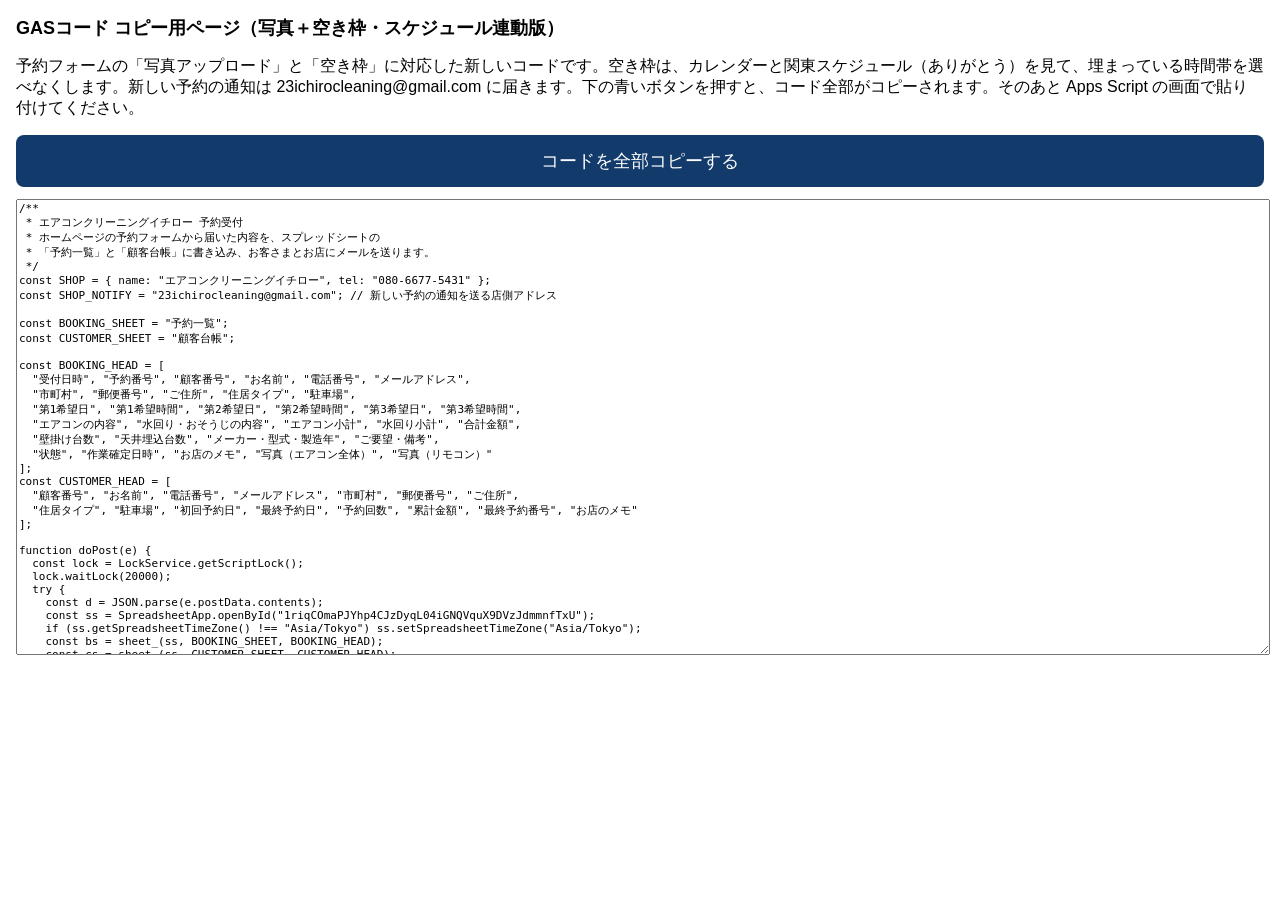
<file: gas-copy.html>
<!DOCTYPE html>
<html lang="ja"><head><meta charset="utf-8">
<meta name="viewport" content="width=device-width, initial-scale=1">
<title>GASコード（コピー用）</title>
<style>body{font-family:sans-serif;margin:16px}button{font-size:18px;padding:14px 20px;width:100%;background:#123a6b;color:#fff;border:0;border-radius:8px}textarea{width:100%;height:50vh;margin-top:12px;font-size:11px}</style>
</head><body>
<h1 style="font-size:18px">GASコード コピー用ページ（写真＋空き枠・スケジュール連動版）</h1>
<p>予約フォームの「写真アップロード」と「空き枠」に対応した新しいコードです。空き枠は、カレンダーと関東スケジュール（ありがとう）を見て、埋まっている時間帯を選べなくします。新しい予約の通知は 23ichirocleaning@gmail.com に届きます。下の青いボタンを押すと、コード全部がコピーされます。そのあと Apps Script の画面で貼り付けてください。</p>
<button id="b">コードを全部コピーする</button>
<textarea id="t" readonly>/**
 * エアコンクリーニングイチロー 予約受付
 * ホームページの予約フォームから届いた内容を、スプレッドシートの
 * 「予約一覧」と「顧客台帳」に書き込み、お客さまとお店にメールを送ります。
 */
const SHOP = { name: &quot;エアコンクリーニングイチロー&quot;, tel: &quot;080-6677-5431&quot; };
const SHOP_NOTIFY = &quot;23ichirocleaning@gmail.com&quot;; // 新しい予約の通知を送る店側アドレス

const BOOKING_SHEET = &quot;予約一覧&quot;;
const CUSTOMER_SHEET = &quot;顧客台帳&quot;;

const BOOKING_HEAD = [
  &quot;受付日時&quot;, &quot;予約番号&quot;, &quot;顧客番号&quot;, &quot;お名前&quot;, &quot;電話番号&quot;, &quot;メールアドレス&quot;,
  &quot;市町村&quot;, &quot;郵便番号&quot;, &quot;ご住所&quot;, &quot;住居タイプ&quot;, &quot;駐車場&quot;,
  &quot;第1希望日&quot;, &quot;第1希望時間&quot;, &quot;第2希望日&quot;, &quot;第2希望時間&quot;, &quot;第3希望日&quot;, &quot;第3希望時間&quot;,
  &quot;エアコンの内容&quot;, &quot;水回り・おそうじの内容&quot;, &quot;エアコン小計&quot;, &quot;水回り小計&quot;, &quot;合計金額&quot;,
  &quot;壁掛け台数&quot;, &quot;天井埋込台数&quot;, &quot;メーカー・型式・製造年&quot;, &quot;ご要望・備考&quot;,
  &quot;状態&quot;, &quot;作業確定日時&quot;, &quot;お店のメモ&quot;, &quot;写真（エアコン全体）&quot;, &quot;写真（リモコン）&quot;
];
const CUSTOMER_HEAD = [
  &quot;顧客番号&quot;, &quot;お名前&quot;, &quot;電話番号&quot;, &quot;メールアドレス&quot;, &quot;市町村&quot;, &quot;郵便番号&quot;, &quot;ご住所&quot;,
  &quot;住居タイプ&quot;, &quot;駐車場&quot;, &quot;初回予約日&quot;, &quot;最終予約日&quot;, &quot;予約回数&quot;, &quot;累計金額&quot;, &quot;最終予約番号&quot;, &quot;お店のメモ&quot;
];

function doPost(e) {
  const lock = LockService.getScriptLock();
  lock.waitLock(20000);
  try {
    const d = JSON.parse(e.postData.contents);
    const ss = SpreadsheetApp.openById(&quot;1riqCOmaPJYhp4CJzDyqL04iGNQVquX9DVzJdmmnfTxU&quot;);
    if (ss.getSpreadsheetTimeZone() !== &quot;Asia/Tokyo&quot;) ss.setSpreadsheetTimeZone(&quot;Asia/Tokyo&quot;);
    const bs = sheet_(ss, BOOKING_SHEET, BOOKING_HEAD);
    const cs = sheet_(ss, CUSTOMER_SHEET, CUSTOMER_HEAD);
    const now = new Date();
    const id = bookingId_(bs, now);
    const total = Number(d.total) || 0;
    const customerId = upsertCustomer_(cs, d, now, id, total);

    bs.appendRow([
      now, id, customerId, d.name, &quot;&#x27;&quot; + (d.phone || &quot;&quot;), d.email,
      d.city, &quot;&#x27;&quot; + (d.zip || &quot;&quot;), d.address, d.housing, d.parking,
      d.date1, d.time1, d.date2, d.time2, d.date3, d.time3,
      d.aircon_items || &quot;&quot;, d.house_items || &quot;&quot;,
      Number(d.aircon_total) || 0, Number(d.house_total) || 0, total,
      Number(d.wall_units) || 0, Number(d.ceiling_units) || 0, d.model || &quot;&quot;, d.note || &quot;&quot;,
      &quot;未確認&quot;, &quot;&quot;, &quot;&quot;, &quot;&quot;, &quot;&quot;
    ]);

    // 写真が届いていたらドライブに保存し、台帳にリンクを書く（失敗しても予約は受け付ける）
    const photos = savePhotos_(d, id);
    if (photos.unit || photos.remote) {
      bs.getRange(bs.getLastRow(), BOOKING_HEAD.length - 1, 1, 2).setValues([[photos.unit, photos.remote]]);
    }

    mailCustomer_(d, id);
    mailShop_(d, id, customerId, ss.getUrl(), photos);
    return json_({ ok: true, id: id, customer: customerId });
  } catch (err) {
    return json_({ ok: false, error: String(err &amp;&amp; err.message || err) });
  } finally {
    lock.releaseLock();
  }
}

function doGet(e) {
  if (e &amp;&amp; e.parameter &amp;&amp; e.parameter.mode === &quot;slots&quot;) return json_(slots_());
  return json_({ ok: true, message: SHOP.name + &quot; 予約受付は動いています&quot; });
}

/** 1日の時間枠（予約フォームの時間帯と対応） */
const SLOT_DEFS = [
  { start: 9, end: 12 }, { start: 12, end: 15 }, { start: 15, end: 18 }, { start: 18, end: 21 }
];

/** 関東スケジュール（ありがとう）のスプレッドシート */
const KANTO_SS_ID = &quot;1M0gQ28ecyVs0y6WyTZguKBg1TZ6F0OjW5Jfa67Tbxms&quot;;
/** 関東スケジュールの枠の列（①J・②K・③L・④N）のインデックス */
const KANTO_FRAME_COLS = [9, 10, 11, 13];
/** クローズを表す赤（#ea4335） */
const KANTO_RED = &quot;#ea4335&quot;;

/**
 * 空き枠を返す（締切は前日21時〜60日後）。判定は2つを組み合わせる。
 * 1. Googleカレンダー：時間の入った予定が重なる枠は閉じる。
 *    仕事（バナナ色）の2時間以上の予定が同じ日に2つ以上ある日は
 *    「1日2件まで」で丸ごと閉じる（数えるのは仕事の予定だけ）。
 *    終日予定が入っている日は丸ごと閉じる（ちえさんの日・脱毛の日・たくんちの日など）。
 * 2. 関東スケジュール（ありがとう）の青木の行：赤い枠は閉じる。
 *    案件名（「様」「￥」を含む文字）が入った枠も閉じる。
 *    色が付いていても文字がなければ空きとして扱う（白・「ありがとうHP案件のみ」は空き）。
 *    青木の行がない日は、シート側では閉じない（カレンダーだけで判定）。
 * 外に出すのは「閉まっているかどうか」だけで、予定や案件の名前・内容は出さない。
 * 結果は10分キャッシュする（シートが大きいので毎回は読まない）。
 */
function slots_() {
  const cache = CacheService.getScriptCache();
  const hit = cache.get(&quot;slots_v5&quot;);
  if (hit) return JSON.parse(hit);
  const DAY = 86400000, HOUR = 3600000;
  const jst0 = Math.floor((Date.now() + 9 * HOUR) / DAY) * DAY - 9 * HOUR; // 今日0時（日本時間）
  const START = Number(Utilities.formatDate(new Date(), &quot;Asia/Tokyo&quot;, &quot;H&quot;)) &gt;= 21 ? 2 : 1; // 締切は前日21時
  const cal = CalendarApp.getCalendarById(&quot;29keiichi@gmail.com&quot;);
  const all = cal.getEvents(new Date(jst0 + START * DAY), new Date(jst0 + 61 * DAY));
  const events = all.filter(ev =&gt; !ev.isAllDayEvent());
  // 終日予定が入っている日（複数日にまたがる場合は全日）
  const allDayClose = {};
  all.filter(ev =&gt; ev.isAllDayEvent())
    .forEach(ev =&gt; {
      let t = Math.max(ev.getStartTime().getTime(), jst0 + START * DAY);
      const end = Math.min(ev.getEndTime().getTime(), jst0 + 61 * DAY);
      while (t &lt; end) {
        allDayClose[Utilities.formatDate(new Date(t), &quot;Asia/Tokyo&quot;, &quot;yyyy-MM-dd&quot;)] = true;
        t += DAY;
      }
    });
  const sheetClosed = kantoClosedMap_(jst0, START);
  const days = {};
  for (let i = START; i &lt;= 60; i++) {
    const d0 = jst0 + i * DAY;
    const key = Utilities.formatDate(new Date(d0), &quot;Asia/Tokyo&quot;, &quot;yyyy-MM-dd&quot;);
    const dayEvs = events.filter(ev =&gt; ev.getStartTime().getTime() &lt; d0 + DAY &amp;&amp; ev.getEndTime().getTime() &gt; d0);
    const longCount = dayEvs.filter(ev =&gt; {
      if (ev.getColor() !== &quot;5&quot;) return false; // 仕事（バナナ色）の予定だけ数える
      const s = ev.getStartTime().getTime(), en = ev.getEndTime().getTime();
      return en - s &gt;= 2 * HOUR &amp;&amp; s &lt; d0 + 21 * HOUR &amp;&amp; en &gt; d0 + 9 * HOUR;
    }).length;
    const sc = sheetClosed[key] || null;
    days[key] = SLOT_DEFS.map((sl, bi) =&gt; {
      if (bi === 3) return true; // ④18〜21時は常時クローズ（2026-11-21本人指示）
      if (allDayClose[key]) return true;
      if (longCount &gt;= 2) return true;
      if (sc &amp;&amp; sc[bi]) return true;
      const ss = d0 + sl.start * HOUR, se = d0 + sl.end * HOUR;
      return dayEvs.some(ev =&gt; ev.getStartTime().getTime() &lt; se &amp;&amp; ev.getEndTime().getTime() &gt; ss);
    });
  }
  const out = { ok: true, days: days };
  cache.put(&quot;slots_v5&quot;, JSON.stringify(out), 600);
  return out;
}

/**
 * 関東スケジュールの青木の行を読み、{ &quot;yyyy-MM-dd&quot;: [①,②,③,④] } の
 * 「閉じるかどうか」の表を返す。月のタブ（例「26年11月」）をまたいで読む。
 * 読めないタブ・青木の行がない日は表に入れない（＝シート側では閉じない）。
 */
function kantoClosedMap_(jst0, startDay) {
  const DAY = 86400000;
  const map = {};
  let ss;
  try { ss = SpreadsheetApp.openById(KANTO_SS_ID); } catch (e) { return map; }
  const months = {};
  for (let i = startDay; i &lt;= 60; i++) {
    months[Utilities.formatDate(new Date(jst0 + i * DAY), &quot;Asia/Tokyo&quot;, &quot;yy年M月&quot;)] = true;
  }
  Object.keys(months).forEach(name =&gt; {
    const sh = ss.getSheetByName(name);
    if (!sh) return;
    const last = sh.getLastRow();
    if (last &lt; 3) return;
    const vals = sh.getRange(1, 1, last, 14).getDisplayValues();
    const bgs = sh.getRange(1, 1, last, 14).getBackgrounds();
    let cur = &quot;&quot;;
    for (let r = 0; r &lt; last; r++) {
      const m = (vals[r][1] || &quot;&quot;).trim().match(/(\d{4})\/(\d{1,2})\/(\d{1,2})/);
      if (m) cur = m[1] + &quot;-&quot; + (&quot;0&quot; + m[2]).slice(-2) + &quot;-&quot; + (&quot;0&quot; + m[3]).slice(-2);
      if (!cur) continue;
      if ((vals[r][5] || &quot;&quot;).indexOf(&quot;青木&quot;) &lt; 0) continue;
      map[cur] = KANTO_FRAME_COLS.map(ci =&gt; {
        const text = (vals[r][ci] || &quot;&quot;).trim();
        if ((bgs[r][ci] || &quot;&quot;).toLowerCase() === KANTO_RED) return true;
        if (text &amp;&amp; text !== &quot;-&quot; &amp;&amp; text.indexOf(&quot;ありがとうHP案件のみ&quot;) !== 0 &amp;&amp;
            (text.indexOf(&quot;様&quot;) &gt;= 0 || text.indexOf(&quot;￥&quot;) &gt;= 0 || text.indexOf(&quot;¥&quot;) &gt;= 0)) return true;
        return false;
      });
    }
  });
  return map;
}

/** 予約番号：R + 年月日 + その日の何件目（例 R261023-1） */
function bookingId_(bs, now) {
  const day = Utilities.formatDate(now, &quot;Asia/Tokyo&quot;, &quot;yyMMdd&quot;);
  const prefix = &quot;R&quot; + day + &quot;-&quot;;
  const last = bs.getLastRow();
  let n = 0;
  if (last &gt; 1) {
    bs.getRange(2, 2, last - 1, 1).getValues().forEach(r =&gt; {
      const v = String(r[0]);
      if (v.indexOf(prefix) === 0) n = Math.max(n, Number(v.slice(prefix.length)) || 0);
    });
  }
  return prefix + (n + 1);
}

/** 電話番号が同じなら同じお客さま。いなければ新しい顧客番号（C0001〜）をつける */
function upsertCustomer_(cs, d, now, bookingId, total) {
  const phone = normPhone_(d.phone);
  const last = cs.getLastRow();
  const rows = last &gt; 1 ? cs.getRange(2, 1, last - 1, CUSTOMER_HEAD.length).getValues() : [];
  for (let i = 0; i &lt; rows.length; i++) {
    if (normPhone_(rows[i][2]) === phone &amp;&amp; phone) {
      const r = rows[i];
      const rowNo = i + 2;
      cs.getRange(rowNo, 2, 1, 8).setValues([[d.name, &quot;&#x27;&quot; + d.phone, d.email, d.city, &quot;&#x27;&quot; + (d.zip || &quot;&quot;), d.address, d.housing, d.parking]]);
      cs.getRange(rowNo, 11, 1, 4).setValues([[now, (Number(r[11]) || 0) + 1, (Number(r[12]) || 0) + total, bookingId]]);
      return r[0];
    }
  }
  let max = 0;
  rows.forEach(r =&gt; { max = Math.max(max, Number(String(r[0]).replace(/\D/g, &quot;&quot;)) || 0); });
  const cid = &quot;C&quot; + (&quot;000&quot; + (max + 1)).slice(-4);
  cs.appendRow([cid, d.name, &quot;&#x27;&quot; + d.phone, d.email, d.city, &quot;&#x27;&quot; + (d.zip || &quot;&quot;), d.address, d.housing, d.parking, now, now, 1, total, bookingId, &quot;&quot;]);
  return cid;
}

function normPhone_(p) {
  return String(p || &quot;&quot;).replace(/[０-９]/g, c =&gt; String.fromCharCode(c.charCodeAt(0) - 0xFEE0)).replace(/\D/g, &quot;&quot;);
}

function summary_(d, id) {
  const yen = n =&gt; Number(n || 0).toLocaleString(&quot;ja-JP&quot;) + &quot;円&quot;;
  return [
    &quot;予約番号：&quot; + id,
    &quot;お名前：&quot; + d.name + &quot; 様&quot;,
    &quot;電話番号：&quot; + d.phone,
    &quot;ご住所：&quot; + (d.zip ? &quot;〒&quot; + d.zip + &quot; &quot; : &quot;&quot;) + d.city + &quot; &quot; + d.address,
    &quot;住居タイプ：&quot; + d.housing + &quot;／駐車場：&quot; + d.parking,
    &quot;&quot;,
    &quot;【ご希望日】&quot;,
    &quot;第1希望：&quot; + d.date1 + &quot; &quot; + d.time1,
    &quot;第2希望：&quot; + d.date2 + &quot; &quot; + d.time2,
    &quot;第3希望：&quot; + d.date3 + &quot; &quot; + d.time3,
    &quot;&quot;,
    &quot;【内容】&quot;,
    d.aircon_items ? &quot;エアコン：&quot; + d.aircon_items + &quot;（小計 &quot; + yen(d.aircon_total) + &quot;）&quot; : &quot;&quot;,
    d.house_items ? &quot;水回り・おそうじ：&quot; + d.house_items + &quot;（小計 &quot; + yen(d.house_total) + &quot;）&quot; : &quot;&quot;,
    &quot;合計（税込）：&quot; + yen(d.total),
    d.model ? &quot;メーカー・型式・製造年：&quot; + d.model : &quot;&quot;,
    d.note ? &quot;ご要望・備考：&quot; + d.note : &quot;&quot;
  ].filter(s =&gt; s !== &quot;&quot;).join(&quot;\n&quot;);
}

function mailCustomer_(d, id) {
  if (!d.email) return;
  const body = d.name + &quot; 様\n\n&quot; + SHOP.name + &quot;です。ご予約ありがとうございます。\n&quot;
    + &quot;次の内容で受け付けました。作業日は、こちらからご連絡して決めさせていただきます。\n\n&quot;
    + summary_(d, id) + &quot;\n\n&quot;
    + &quot;※金額は目安です。台数・機種・汚れの具合で変わる場合は、作業の前に必ずご説明します。\n&quot;
    + &quot;※このメールに心当たりがない場合は、お手数ですがお知らせください。\n\n&quot;
    + SHOP.name + &quot;\n☎ &quot; + SHOP.tel + &quot;（作業中は出られないことがあります）&quot;;
  MailApp.sendEmail({ to: d.email, subject: &quot;【&quot; + SHOP.name + &quot;】ご予約を受け付けました（&quot; + id + &quot;）&quot;, body: body, name: SHOP.name });
}

function mailShop_(d, id, customerId, url, photos) {
  const me = SHOP_NOTIFY;
  let body = &quot;ホームページから新しい予約が入りました。\n\n顧客番号：&quot; + customerId + &quot;\n&quot; + summary_(d, id)
    + &quot;\nメール：&quot; + d.email + &quot;\n\n顧客台帳：&quot; + url;
  if (photos &amp;&amp; (photos.unit || photos.remote)) {
    body += &quot;\n\n【お客さまの写真】&quot;
      + (photos.unit ? &quot;\nエアコン全体：&quot; + photos.unit : &quot;&quot;)
      + (photos.remote ? &quot;\nリモコン：&quot; + photos.remote : &quot;&quot;);
  }
  MailApp.sendEmail({ to: me, subject: &quot;【新しい予約】&quot; + d.name + &quot; 様（&quot; + id + &quot;）&quot;, body: body, name: SHOP.name + &quot; 予約受付&quot; });
}

/** 写真が届いていたら Google ドライブに保存してリンクを返す */
function savePhotos_(d, id) {
  const out = { unit: &quot;&quot;, remote: &quot;&quot; };
  try {
    let folder = null;
    [[&quot;photo_unit&quot;, &quot;全体&quot;, &quot;unit&quot;], [&quot;photo_remote&quot;, &quot;リモコン&quot;, &quot;remote&quot;]].forEach(([key, label, slot]) =&gt; {
      if (!d[key]) return;
      if (!folder) folder = photoFolder_();
      const blob = Utilities.newBlob(Utilities.base64Decode(d[key]), &quot;image/jpeg&quot;, id + &quot;_&quot; + label + &quot;.jpg&quot;);
      const file = folder.createFile(blob);
      file.setSharing(DriveApp.Access.ANYONE_WITH_LINK, DriveApp.Permission.VIEW);
      out[slot] = file.getUrl();
    });
  } catch (err) {
    // 写真の保存に失敗しても予約そのものは止めない
  }
  return out;
}

function photoFolder_() {
  const it = DriveApp.getFoldersByName(&quot;イチロー予約写真&quot;);
  return it.hasNext() ? it.next() : DriveApp.createFolder(&quot;イチロー予約写真&quot;);
}

function sheet_(ss, name, head) {
  let sh = ss.getSheetByName(name);
  if (!sh) sh = ss.insertSheet(name);
  if (sh.getLastRow() === 0) {
    sh.appendRow(head);
    sh.getRange(1, 1, 1, head.length).setFontWeight(&quot;bold&quot;).setBackground(&quot;#123a6b&quot;).setFontColor(&quot;#ffffff&quot;);
    sh.setFrozenRows(1);
  } else {
    // あとから増えた見出しは、既存の表にも足す
    const cur = sh.getRange(1, 1, 1, head.length).getValues()[0];
    head.forEach((h, i) =&gt; {
      if (!cur[i]) sh.getRange(1, i + 1).setValue(h).setFontWeight(&quot;bold&quot;).setBackground(&quot;#123a6b&quot;).setFontColor(&quot;#ffffff&quot;);
    });
  }
  return sh;
}

function json_(o) {
  return ContentService.createTextOutput(JSON.stringify(o)).setMimeType(ContentService.MimeType.JSON);
}

/** 最初に1回だけ動かす：シートの準備と、メール・表計算を使う許可 */
function setup() {
  const ss = SpreadsheetApp.openById(&quot;1riqCOmaPJYhp4CJzDyqL04iGNQVquX9DVzJdmmnfTxU&quot;);
  sheet_(ss, BOOKING_SHEET, BOOKING_HEAD);
  sheet_(ss, CUSTOMER_SHEET, CUSTOMER_HEAD);
  const first = ss.getSheetByName(&quot;シート1&quot;) || ss.getSheetByName(&quot;Sheet1&quot;);
  if (first &amp;&amp; ss.getSheets().length &gt; 2) ss.deleteSheet(first);
  photoFolder_();
  CalendarApp.getCalendarById(&quot;29keiichi@gmail.com&quot;);
  MailApp.getRemainingDailyQuota();
  Logger.log(&quot;準備できました&quot;);
}</textarea>
<script>
document.getElementById('b').addEventListener('click', async () => {
  const t = document.getElementById('t');
  try { await navigator.clipboard.writeText(t.value); alert('コピーできました。Apps Scriptの画面で貼り付けてください。'); }
  catch(e){ t.select(); document.execCommand('copy'); alert('コピーできました。Apps Scriptの画面で貼り付けてください。'); }
});
</script>
</body></html>
</file>
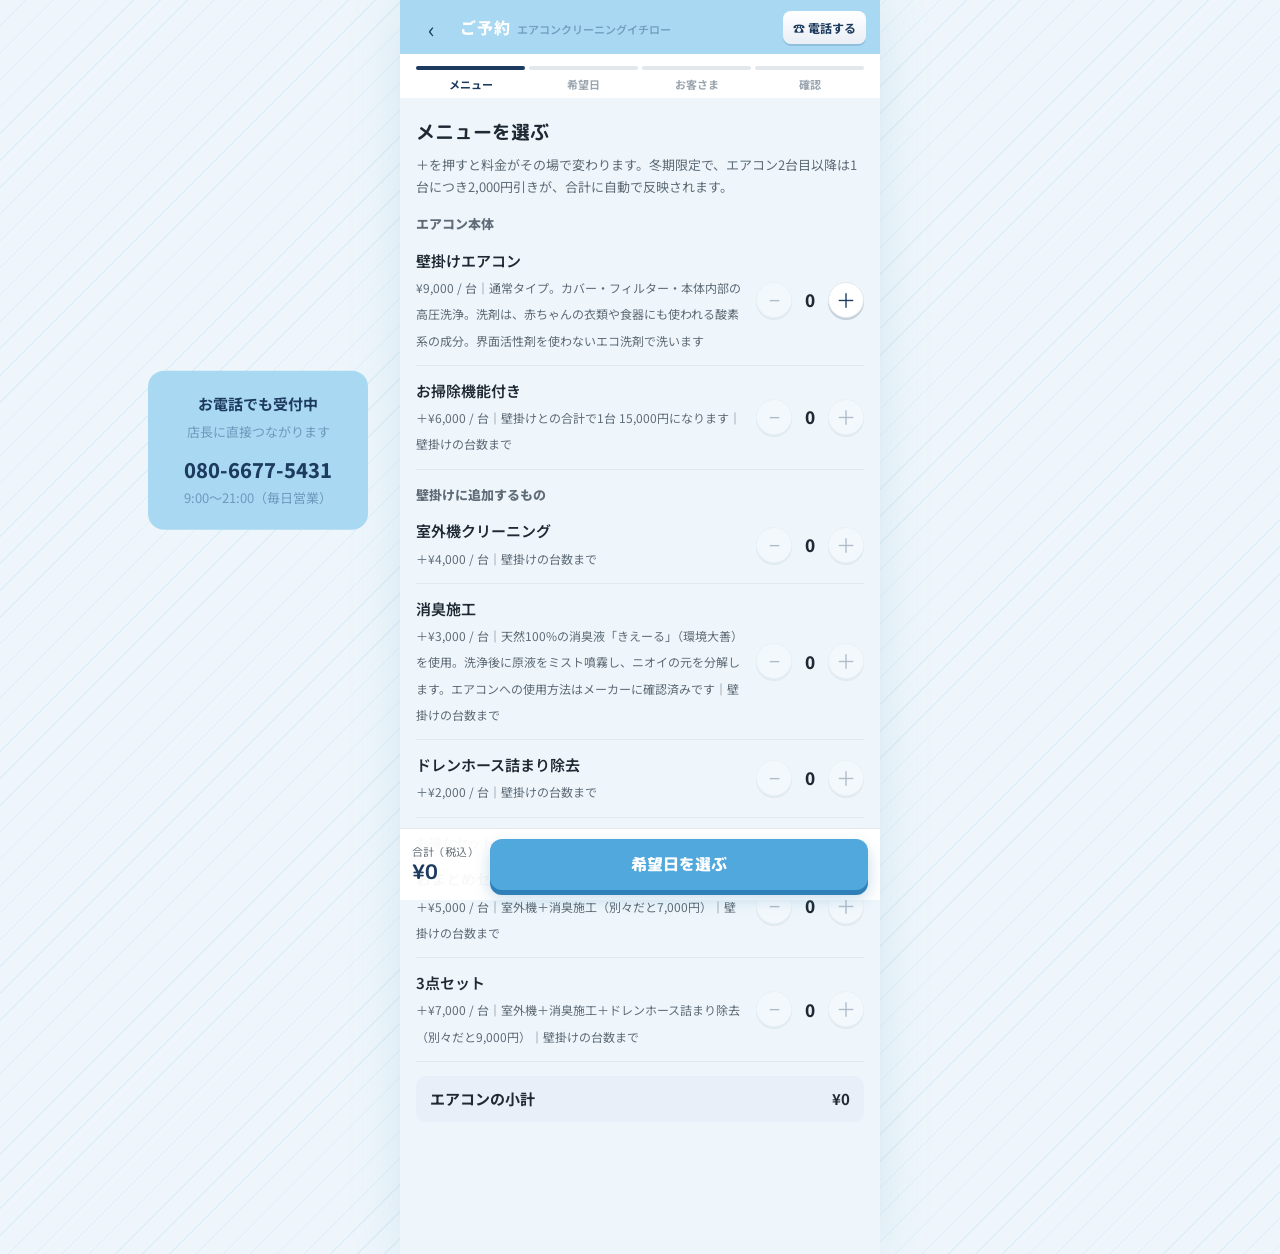
<file: yoyaku.html>
<!DOCTYPE html>
<html lang="ja">
<head>
<!-- Google tag (gtag.js) -->
<script async src="https://www.googletagmanager.com/gtag/js?id=G-LD1ZVN14HT"></script>
<script>
window.dataLayer = window.dataLayer || [];
function gtag(){dataLayer.push(arguments);}
gtag('js', new Date());
gtag('config', 'G-LD1ZVN14HT');
</script>
<meta charset="UTF-8">
<meta name="viewport" content="width=device-width, initial-scale=1, viewport-fit=cover">
<title>ご予約｜エアコンクリーニングイチロー</title>
<meta name="description" content="エアコンクリーニングイチローのネット予約。メニューを選ぶと料金がその場でわかります。">
<meta name="theme-color" content="#a9d9f2">
<link rel="apple-touch-icon" href="https://lh3.googleusercontent.com/d/1asAV1oqT43zPu6GMhO8-qD57d5pmZDUV">
<link rel="icon" type="image/png" href="https://lh3.googleusercontent.com/d/1IpZYMnpH5-BEiqBdTkk2MM-CfDokWJdV">
<meta name="apple-mobile-web-app-title" content="イチローHP">
<link rel="preconnect" href="https://fonts.googleapis.com">
<link rel="preconnect" href="https://fonts.gstatic.com" crossorigin>
<link href="https://fonts.googleapis.com/css2?family=M+PLUS+Rounded+1c:wght@700;800&family=Noto+Sans+JP:wght@400;700&family=Kaisei+Decol:wght@700&display=swap" rel="stylesheet">
<link rel="stylesheet" href="common.css?v=12">
<style>
.steps{display:flex;padding:12px 16px 4px;gap:4px;background:#fff}
.steps div{flex:1;text-align:center;font-size:11px;color:var(--ink3);font-weight:700}
.steps div::before{content:"";display:block;height:4px;border-radius:2px;background:var(--line);margin-bottom:5px}
.steps div.on{color:var(--ac)}
.steps div.on::before{background:var(--ac)}
.step{padding:14px 16px 24px}
.step[hidden]{display:none}
.step h1{font-size:19px;margin:4px 0 4px}
.step .lead{font-size:13px;color:var(--ink2);margin:0 0 14px}

.sub{font-size:13px;font-weight:800;color:var(--ink2);margin:14px 0 0}
.row{display:flex;justify-content:space-between;align-items:center;gap:10px;padding:12px 0;border-bottom:1px solid var(--line)}
.row .t{min-width:0}
.row .t b{display:block;font-weight:600}
.row .t span{font-size:12px;color:var(--ink2)}
.row.sel .t b{color:var(--ac)}
.ctr{flex:none;display:flex;align-items:center;gap:4px}
.ctr button{width:36px;height:36px;border-radius:50%;border:1px solid var(--line);background:#fff;font-size:20px;line-height:1;color:var(--ac);cursor:pointer;box-shadow:0 2px 0 #c3cfdb}
.ctr button:active{transform:translateY(1px);box-shadow:0 1px 0 #c3cfdb}
.ctr button:disabled{opacity:.3;cursor:default}
.ctr output{min-width:28px;text-align:center;font-weight:800;font-size:17px}
.sw{flex:none;position:relative;width:50px;height:30px}
.sw input{position:absolute;inset:0;opacity:0;margin:0;cursor:pointer;z-index:1}
.sw span{position:absolute;inset:0;background:#ddd;border-radius:999px;transition:.2s}
.sw span::after{content:"";position:absolute;left:3px;top:3px;width:24px;height:24px;border-radius:50%;background:#fff;transition:.2s;box-shadow:0 1px 3px rgba(0,0,0,.2)}
.sw input:checked+span{background:var(--ac)}
.sw input:checked+span::after{left:23px}
.cat-total{display:flex;justify-content:space-between;background:var(--ac-soft);border-radius:10px;padding:10px 14px;margin-top:14px;font-weight:700}
.pane[hidden]{display:none}

.f{display:block;font-weight:700;font-size:14px;margin:16px 0 6px}
.f .req{background:var(--ng);color:#fff;border-radius:4px;font-size:10px;padding:1px 5px;margin-left:6px;vertical-align:2px}
.f small{font-weight:400;color:var(--ink2);font-size:12px;margin-left:4px}
input[type=text],input[type=tel],input[type=email],input[type=date],select,textarea{width:100%;padding:12px;border:1px solid #d6d6d6;border-radius:10px;font-size:16px;background:#fff;color:var(--ink);font-family:inherit;-webkit-appearance:none;appearance:none}
input[type=file]{width:100%;padding:11px 12px;border:1px dashed #c4c4c4;border-radius:10px;font-size:14px;background:#fff;color:var(--ink);font-family:inherit}
select{background:#fff url("data:image/svg+xml,%3Csvg xmlns='http://www.w3.org/2000/svg' width='12' height='8'%3E%3Cpath d='M1 1l5 5 5-5' fill='none' stroke='%23999' stroke-width='2'/%3E%3C/svg%3E") no-repeat right 14px center}
textarea{min-height:90px}
input:focus,select:focus,textarea:focus{outline:2px solid var(--ac2);border-color:transparent}
.bad{border-color:var(--ng)!important;background:#fff6f4!important}
.opts{display:grid;gap:8px}
.opts.g2{grid-template-columns:1fr 1fr}
.opts label{display:flex;align-items:center;gap:8px;border:1px solid #d6d6d6;border-radius:10px;padding:11px 12px;font-size:14px;cursor:pointer;background:#fff;box-shadow:0 2px 0 rgba(85,126,166,.06)}
.opts label.off{opacity:.45;cursor:default}
.opts label:has(input:checked){border-color:var(--ac);background:var(--ac-soft);font-weight:700}
.opts input{accent-color:var(--ac);width:18px;height:18px;margin:0;flex:none}
.cand{border:1px solid var(--line);border-radius:12px;padding:4px 14px 14px;margin-bottom:12px}
.cand .f:first-child{margin-top:12px}

.conf{border:1px solid var(--line);border-radius:12px;padding:4px 14px;margin-bottom:12px}
.conf h2{font-size:14px;margin:10px 0 4px;display:flex;justify-content:space-between}
.conf h2 a{font-size:12px;color:var(--ac);font-weight:700;cursor:pointer;text-decoration:none}
.conf .l{display:flex;justify-content:space-between;gap:10px;font-size:14px;padding:6px 0;border-bottom:1px dashed var(--line)}
.conf .l:last-child{border-bottom:0}
.conf .l span:first-child{color:var(--ink2);flex:none}
.conf .l span:last-child{text-align:right;min-width:0;overflow-wrap:anywhere}
.total-big{display:flex;justify-content:space-between;align-items:baseline;padding:12px 2px}
.total-big b{font-size:26px}
.note{font-size:12px;color:var(--ink2);margin:6px 0 0}
.fullnote{background:#fff1ee;color:#c0392b;border-radius:10px;padding:9px 12px;font-size:13px;font-weight:700}
.msg{display:none;padding:12px 14px;border-radius:10px;margin-top:12px;font-size:14px;background:#fff1ee;color:var(--ng)}
.msg.show{display:block}

.done{text-align:center;padding:40px 20px}
.done .ic{width:72px;height:72px;border-radius:50%;background:var(--ac);color:#fff;font-size:38px;display:grid;place-items:center;margin:0 auto 14px}
.done h1{font-size:20px;margin:0 0 8px}
.done .no{display:inline-block;background:var(--ac-soft);border-radius:10px;padding:8px 16px;margin:10px 0 14px;font-weight:800;font-size:18px}
</style>
</head>
<body>
<div class="app">
  <header class="bar">
    <a class="back" href="index.html" id="back" aria-label="もどる">‹</a>
    <span class="shop">ご予約<small>エアコンクリーニングイチロー</small></span>
    <a class="tel" href="tel:08066775431">☎ 電話する</a>
  </header>
  <div class="steps" id="steps"><div class="on">メニュー</div><div>希望日</div><div>お客さま</div><div>確認</div></div>

  <form id="f" novalidate>
    <!-- 1. メニュー -->
    <section class="step" data-step="1">
      <h1>メニューを選ぶ</h1>
      <p class="lead">＋を押すと料金がその場で変わります。冬期限定で、エアコン2台目以降は1台につき2,000円引きが、合計に自動で反映されます。</p>
      <div class="chips" role="tablist" id="chips"></div>
      <div id="panes"></div>
    </section>

    <!-- 2. 希望日 -->
    <section class="step" data-step="2" hidden>
      <h1>希望日を選ぶ</h1>
      <p class="lead">ご希望日の2日前の21:00まで受け付けています。前日・当日のご予約は、お電話でご相談ください。候補を3つ選んでください。なるべく日にちをずらしていただけると決まりやすくなります。</p>
      <p class="note" id="slotsNote"></p>
      <div id="dates"></div>
    </section>

    <!-- 3. お客さま情報 -->
    <section class="step" data-step="3" hidden>
      <h1>お客さまの情報</h1>
      <p class="lead">作業にお伺いするために使います。</p>
      <label class="f" for="i_name">お名前<span class="req">必須</span></label>
      <input id="i_name" type="text" name="name" autocomplete="name" placeholder="例：横浜 花子">
      <label class="f" for="i_phone">電話番号<span class="req">必須</span></label>
      <input id="i_phone" type="tel" name="phone" autocomplete="tel" placeholder="例：090-1234-5678">
      <label class="f" for="i_email">メールアドレス<span class="req">必須</span><small>確認メールが届きます</small></label>
      <input id="i_email" type="email" name="email" autocomplete="email" placeholder="例：hanako@example.com">
      <label class="f" for="i_city">市区町村<span class="req">必須</span></label>
      <select id="i_city" name="city">
        <option value="">選んでください</option>
        <option>横浜市鶴見区</option><option>横浜市神奈川区</option><option>横浜市西区</option><option>横浜市中区</option><option>横浜市南区</option><option>横浜市港南区</option><option>横浜市保土ケ谷区</option><option>横浜市旭区</option><option>横浜市磯子区</option><option>横浜市金沢区</option><option>横浜市港北区</option><option>横浜市緑区</option><option>横浜市青葉区</option><option>横浜市都筑区</option><option>横浜市戸塚区</option><option>横浜市栄区</option><option>横浜市泉区</option><option>横浜市瀬谷区</option><option>川崎市川崎区</option><option>川崎市幸区</option><option>川崎市中原区</option><option>川崎市高津区</option><option>川崎市宮前区</option><option>川崎市多摩区</option><option>川崎市麻生区</option>
        <option>横須賀市</option><option>三浦市</option><option>藤沢市</option><option>茅ヶ崎市</option><option>鎌倉市</option><option>逗子市</option><option>三浦郡葉山町</option><option>平塚市（出張費込み）</option><option>相模原市（出張費込み）</option><option>大和市（出張費込み）</option><option>綾瀬市（出張費込み）</option><option>海老名市（出張費込み）</option><option>座間市（出張費込み）</option><option>厚木市（出張費込み）</option><option>伊勢原市（出張費込み）</option><option>寒川町（出張費込み）</option><option>東京都内（出張費込み）</option><option>その他（ご相談）</option>
      </select>
      <label class="f" for="i_zip">郵便番号</label>
      <input id="i_zip" type="text" name="zip" inputmode="numeric" autocomplete="postal-code" placeholder="例：234-0051">
      <label class="f" for="i_addr">ご住所<span class="req">必須</span></label>
      <input id="i_addr" type="text" name="address" autocomplete="street-address" placeholder="町名・番地・建物名・部屋番号">
      <span class="f">お住まいのタイプ<span class="req">必須</span></span>
      <div class="opts" id="housing">
        <label><input type="radio" name="housing" value="戸建て">戸建て</label>
        <label><input type="radio" name="housing" value="マンション・アパート">マンション・アパート</label>
        <label><input type="radio" name="housing" value="その他（店舗・事務所など）">その他（店舗・事務所など）</label>
      </div>
      <span class="f">駐車場<span class="req">必須</span></span>
      <div class="opts" id="parking">
        <label><input type="radio" name="parking" value="敷地内に停められる">敷地内に停められる</label>
        <label><input type="radio" name="parking" value="なし（近くの有料パーキング）">なし（近くの有料パーキング・代金はご負担）</label>
        <label><input type="radio" name="parking" value="わからない・相談したい">わからない・相談したい</label>
      </div>
      <label class="f" for="i_model">エアコンのメーカー・型式・製造年<small>わかる範囲で</small></label>
      <input id="i_model" type="text" name="model" placeholder="例：ダイキン AN22XXX 2019年製">
      <p class="note">エアコンの真下のシールに書いてあります。</p>
      <label class="f" for="i_photo1">エアコンの写真<small>あれば</small></label>
      <p class="note" style="margin:0 0 6px">エアコン全体が写った写真があると、機種の確認がスムーズです。</p>
      <input id="i_photo1" type="file" accept="image/*">
      <p class="note" id="ph1"></p>
      <label class="f" for="i_photo2">リモコンの写真<small>あれば</small></label>
      <input id="i_photo2" type="file" accept="image/*">
      <p class="note" id="ph2"></p>
      <label class="f" for="i_note">ご要望・ご質問</label>
      <textarea id="i_note" name="note" placeholder="設置場所、気になること（におい・効きが悪い など）"></textarea>
    </section>

    <!-- 4. 確認 -->
    <section class="step" data-step="4" hidden>
      <h1>内容の確認</h1>
      <p class="lead">まちがいがなければ、下のボタンで送ってください。</p>
      <div id="confirm"></div>
      <p class="note">※まだ予約は確定していません。こちらからご連絡して、作業日を決めます。</p>
      <p class="note">※作業日の4日前からキャンセル料がかかります（作業日が決まってから48時間以内は無料）。</p>
    </section>

    <!-- 送信完了 -->
    <section class="step done" data-step="5" hidden>
      <div class="ic">✓</div>
      <h1>ご予約を受け付けました</h1>
      <div class="no" id="doneNo"></div>
      <p>確認メールをお送りしました。<br>こちらからご連絡して、作業日を決めます。</p>
      <p class="note">作業中は電話に出られないことがあります。お急ぎの方は ☎ <a href="tel:08066775431">080-6677-5431</a></p>
      <a class="btn line" href="index.html" style="margin-top:20px">お店のページにもどる</a>
    </section>
    <div class="step" style="padding-top:0"><div class="msg" id="msg" role="alert"></div></div>
  </form>

  <div class="cta" id="cta">
    <div class="sum"><small>合計（税込）</small><b id="total">¥0</b></div>
    <button class="btn" type="button" id="next">希望日を選ぶ</button>
  </div>
</div>

<aside class="side">
  <b>お電話でも受付中</b>
  <span class="muted">店長に直接つながります</span>
  <a class="num" href="tel:08066775431">080-6677-5431</a>
  <span class="muted">9:00〜21:00（毎日営業）</span>
</aside>

<script src="menu.js?v=6"></script>
<script src="callpop.js?v=1"></script>
<script>
// 予約を受け取る Google の仕組み（GAS）の住所
// TODO: イチローのGASを作成・デプロイしたら、下の仮の値を本物のURL（.../exec）に差し替えること。
// それまでは予約フォームの送信はエラーになります。
const GAS_URL = "https://script.google.com/macros/s/AKfycbxYpx-0UCPqFfXUnYZ_s_sPphdUE_3vPuTIjWiaMkCcP2TYLJhqLSwv65QpujCQUhjw/exec";
const TIMES = ["9時〜12時", "12時〜15時", "15時〜18時", "18時〜21時", "どの時間でもよい"];
const NEXT_LABEL = { 1: "希望日を選ぶ", 2: "お客さま情報へ", 3: "内容を確認する", 4: "この内容で予約する" };

const $ = s => document.querySelector(s);
const st = {}, ITEMS = {};
Object.entries(MENU).forEach(([cat, c]) => c.groups.forEach(g => g.items.forEach(it => { st[it.k] = 0; ITEMS[it.k] = { ...it, cat }; })));
let step = 1;

// メニューを並べる
Object.entries(MENU).forEach(([cat, c], i) => {
  const b = document.createElement("button");
  b.type = "button"; b.className = "chip"; b.dataset.cat = cat; b.setAttribute("role", "tab"); b.setAttribute("aria-selected", i === 0);
  b.innerHTML = c.name + '<small id="c_' + cat + '">¥0</small>';
  $("#chips").appendChild(b);
  const p = document.createElement("div");
  p.className = "pane"; p.dataset.cat = cat; p.hidden = i > 0;
  p.innerHTML = c.groups.map(g => '<p class="sub">' + g.title + '</p>' + g.items.map(it =>
    '<div class="row" id="r_' + it.k + '"><div class="t"><b>' + it.name + '</b><span>' + (it.check ? "ご相談" : (it.add ? "＋" : "") + yen(it.price) + " / " + it.unit) + (it.desc ? "｜" + it.desc : "") + (it.max ? "｜壁掛けの台数まで" : "") + '</span></div>'
    + (it.check
      ? '<label class="sw"><input type="checkbox" data-k="' + it.k + '" aria-label="' + it.name + '"><span></span></label>'
      : '<div class="ctr"><button type="button" data-k="' + it.k + '" data-d="-1" aria-label="' + it.name + 'を減らす">−</button><output id="o_' + it.k + '">0</output><button type="button" data-k="' + it.k + '" data-d="1" aria-label="' + it.name + 'を増やす">＋</button></div>')
    + '</div>').join("")).join("") + '<div class="cat-total"><span>' + c.name + 'の小計</span><span id="p_' + cat + '">¥0</span></div>';
  $("#panes").appendChild(p);
});
if (Object.keys(MENU).length < 2) $("#chips").style.display = "none";
function showCat(cat){
  document.querySelectorAll("#chips .chip").forEach(x => x.setAttribute("aria-selected", x.dataset.cat === cat));
  document.querySelectorAll("#panes .pane").forEach(p => p.hidden = p.dataset.cat !== cat);
}
$("#chips").addEventListener("click", e => { const b = e.target.closest(".chip"); if (b) showCat(b.dataset.cat); });

function calc(){
  const out = { aircon: { total: 0, lines: [] }, house: { total: 0, lines: [] } };
  Object.values(ITEMS).forEach(it => {
    const q = st[it.k]; if (!q) return;
    const amount = it.check ? 0 : q * it.price;
    out[it.cat].total += amount;
    out[it.cat].lines.push({ name: it.name, qty: q, unit: it.unit || "", amount, consult: !!it.check });
  });
  const units = st.wall || 0, discount = Math.max(0, units - 1) * 2000;
  if (discount) { out.aircon.total -= discount; out.aircon.lines.push({ name: "複数台割引（2台目以降）", qty: units - 1, unit: "台", amount: -discount }); }
  const text = cat => out[cat].lines.map(l => l.consult ? l.name + "（ご相談）" : l.name + " " + l.qty + l.unit + " " + (l.amount < 0 ? "−" + yen(-l.amount) : yen(l.amount))).join("、");
  return { ...out, total: out.aircon.total + out.house.total, airconText: text("aircon"), houseText: text("house") };
}
function render(){
  Object.values(ITEMS).forEach(it => {
    if (it.check) document.querySelector('input[data-k="' + it.k + '"]').checked = !!st[it.k];
    else $("#o_" + it.k).textContent = st[it.k];
    $("#r_" + it.k).classList.toggle("sel", st[it.k] > 0);
  });
  const c = calc();
  Object.keys(MENU).forEach(cat => { $("#c_" + cat).textContent = yen(c[cat].total); $("#p_" + cat).textContent = yen(c[cat].total); });
  $("#total").textContent = yen(c.total);
  document.querySelectorAll(".ctr button").forEach(b => {
    const it = ITEMS[b.dataset.k];
    b.disabled = +b.dataset.d < 0 ? st[it.k] <= 0 : (it.max ? st[it.k] >= st[it.max] : st[it.k] >= 20);
  });
}
$("#panes").addEventListener("click", e => {
  const b = e.target.closest(".ctr button"); if (!b) return;
  st[b.dataset.k] = Math.max(0, st[b.dataset.k] + +b.dataset.d);
  Object.values(ITEMS).forEach(it => { if (it.max && st[it.k] > st[it.max]) st[it.k] = st[it.max]; });
  render();
});
$("#panes").addEventListener("change", e => { const i = e.target.closest("input[data-k]"); if (i) { st[i.dataset.k] = i.checked ? 1 : 0; render(); } });

// お店のページの料金表から来たとき（?add=メニュー）は、そのメニューを1つ入れておく
(() => {
  const k = new URLSearchParams(location.search).get("add");
  const it = ITEMS[k]; if (!it) return;
  if (it.max) st[it.max] = Math.max(1, st[it.max]);
  st[k] = 1; showCat(it.cat);
})();
render();

// 希望日（2日前の21:00まで受付・60日先まで・日本時間）
(() => {
  const now = new Date(Date.now() + 9 * 3600 * 1000);
  const addMin = now.getUTCHours() >= 21 ? 3 : 2; // 締切は2日前の21:00。21時を過ぎたら翌日扱い（2026-11-23本人決定）
  const dMin = new Date(now); dMin.setUTCDate(dMin.getUTCDate() + addMin);
  const dMax = new Date(now); dMax.setUTCDate(dMax.getUTCDate() + 60);
  const min = dMin.toISOString().slice(0, 10), max = dMax.toISOString().slice(0, 10);
  $("#dates").innerHTML = ["第1希望", "第2希望", "第3希望"].map((n, i) => '<div class="cand">'
    + '<label class="f" for="d' + (i + 1) + '">' + n + '<span class="req">必須</span></label>'
    + '<input id="d' + (i + 1) + '" type="date" name="date' + (i + 1) + '" min="' + min + '" max="' + max + '">'
    + '<p class="note fullnote" id="full' + (i + 1) + '" hidden>この日はすでにスケジュールが埋まっております。別の日を選んでください。</p>'
    + '<span class="f">時間帯</span><div class="opts g2">'
    + TIMES.map((t, j) => '<label><input type="radio" name="time' + (i + 1) + '" value="' + t + '"' + (j === 0 ? " checked" : "") + '>' + t + '</label>').join("")
    + '</div></div>').join("");
})();

// 空き枠：店長のカレンダーを読んで、埋まっている時間帯を選べなくする（読めなければ今まで通り）
let SLOTMAP = null;
const BANDS = ["9時〜12時", "12時〜15時", "15時〜18時", "18時〜21時"];
function applySlots(i){
  if (!SLOTMAP) return;
  const fm = $("#f"), closed = SLOTMAP[fm["date" + i].value] || null;
  const radios = fm.querySelectorAll("input[name=time" + i + "]");
  radios.forEach(r => {
    const bi = BANDS.indexOf(r.value);
    const off = closed ? (bi >= 0 ? !!closed[bi] : closed.every(Boolean)) : false;
    r.disabled = off;
    r.closest("label").classList.toggle("off", off);
  });
  $("#full" + i).hidden = !(closed && closed.every(Boolean));
  const checked = fm.querySelector("input[name=time" + i + "]:checked");
  if (checked && checked.disabled) {
    const first = [...radios].find(r => !r.disabled);
    if (first) first.checked = true;
  }
}
[1, 2, 3].forEach(i => $("#f")["date" + i].addEventListener("change", () => applySlots(i)));
fetch(GAS_URL + "?mode=slots").then(r => r.json()).then(j => {
  if (j && j.ok && j.days) {
    SLOTMAP = j.days;
    [1, 2, 3].forEach(applySlots);
    $("#slotsNote").textContent = "グレーの時間帯は、すでに予定が入っているため選べません。";
  }
}).catch(() => {});

// 入力チェック（スマホは吹き出しが出ないことがあるので、自分でチェックする）
function check(n){
  const fm = $("#f"), c = calc();
  const need = {
    1: () => (c.aircon.lines.length || c.house.lines.length) ? "" : ["メニューを1つ以上選んでください。", null],
    2: () => { for (const i of [1, 2, 3]) { const el = fm["date" + i]; if (!el.value) return ["第" + i + "希望の日にちを選んでください。", el]; if (el.value < el.min) return ["第" + i + "希望は " + el.min.replace(/-/g, "/") + " 以降を選んでください。", el]; if (el.max && el.value > el.max) return ["第" + i + "希望は " + el.max.replace(/-/g, "/") + " までで選んでください。", el]; if (SLOTMAP) { const closed = SLOTMAP[el.value]; if (closed) { const t = fm.querySelector("input[name=time" + i + "]:checked").value; const bi = BANDS.indexOf(t); if (bi >= 0 && closed[bi]) return ["第" + i + "希望の時間帯は、すでに予定が入っています。", el]; if (bi < 0 && closed.every(Boolean)) return ["第" + i + "希望の日は、すでにスケジュールが埋まっております。", el]; } } } return ""; },
    3: () => {
      const L = { name: "お名前", phone: "電話番号", email: "メールアドレス", city: "市区町村", address: "ご住所" };
      for (const k in L) { const el = fm[k]; if (!el.value.trim()) return [L[k] + "を入れてください。", el]; }
      if (!/^[^@\s]+@[^@\s]+\.[^@\s]+$/.test(fm.email.value.trim())) return ["メールアドレスの形をご確認ください。", fm.email];
      if (!fm.querySelector("input[name=housing]:checked")) return ["お住まいのタイプを選んでください。", $("#housing")];
      if (!fm.querySelector("input[name=parking]:checked")) return ["駐車場について選んでください。", $("#parking")];
      return "";
    }
  };
  const r = need[n] ? need[n]() : "";
  document.querySelectorAll(".bad").forEach(x => x.classList.remove("bad"));
  if (!r) { $("#msg").classList.remove("show"); return true; }
  $("#msg").textContent = "⚠ " + r[0]; $("#msg").classList.add("show");
  if (r[1]) { r[1].classList.add("bad"); r[1].scrollIntoView({ behavior: "smooth", block: "center" }); setTimeout(() => { try { r[1].focus({ preventScroll: true }); } catch (_) {} }, 300); }
  else window.scrollTo({ top: 0, behavior: "smooth" });
  return false;
}

const esc = s => String(s || "").replace(/[&<>"]/g, c => ({ "&": "&amp;", "<": "&lt;", ">": "&gt;", '"': "&quot;" }[c]));

// 写真：選んだら名前を出し、送るときに小さく（最大1600px・JPEG）して付けます
[["#i_photo1", "#ph1"], ["#i_photo2", "#ph2"]].forEach(([i, s]) => $(i).addEventListener("change", e => { $(s).textContent = e.target.files[0] ? "✓ " + e.target.files[0].name : ""; }));
const photosChosen = () => [$("#i_photo1").files.length ? "エアコン全体" : "", $("#i_photo2").files.length ? "リモコン" : ""].filter(Boolean).join("・");
function photoData(input){
  return new Promise(res => {
    const f = input && input.files && input.files[0];
    if (!f) return res(null);
    const url = URL.createObjectURL(f);
    const img = new Image();
    img.onload = () => {
      URL.revokeObjectURL(url);
      const sc = Math.min(1, 1600 / Math.max(img.width, img.height));
      const cv = document.createElement("canvas");
      cv.width = Math.round(img.width * sc); cv.height = Math.round(img.height * sc);
      cv.getContext("2d").drawImage(img, 0, 0, cv.width, cv.height);
      try { res(cv.toDataURL("image/jpeg", 0.82).split(",")[1]); } catch (_) { res(null); }
    };
    img.onerror = () => { URL.revokeObjectURL(url); res(null); };
    img.src = url;
  });
}
function buildConfirm(){
  const fm = $("#f"), c = calc(), d = n => fm["date" + n].value.replace(/-/g, "/") + " " + fm.querySelector("input[name=time" + n + "]:checked").value;
  const l = (a, b) => '<div class="l"><span>' + a + '</span><span>' + esc(b) + '</span></div>';
  const goto = n => '<a data-go="' + n + '">変更</a>';
  let h = '<div class="conf"><h2>メニュー' + goto(1) + '</h2>';
  ["aircon", "house"].forEach(cat => c[cat].lines.forEach(x => { h += l(x.name + (x.consult ? "" : " ×" + x.qty), x.consult ? "ご相談" : (x.amount < 0 ? "−" + yen(-x.amount) : yen(x.amount))); }));
  h += '</div><div class="total-big"><span>合計（税込）</span><b>' + yen(c.total) + '</b></div>';
  h += '<div class="conf"><h2>希望日' + goto(2) + '</h2>' + l("第1希望", d(1)) + l("第2希望", d(2)) + l("第3希望", d(3)) + '</div>';
  h += '<div class="conf"><h2>お客さま' + goto(3) + '</h2>' + l("お名前", fm.name.value) + l("電話番号", fm.phone.value) + l("メール", fm.email.value)
    + l("ご住所", (fm.zip.value ? "〒" + fm.zip.value + " " : "") + fm.city.value + " " + fm.address.value)
    + l("住まい", fm.querySelector("input[name=housing]:checked").value) + l("駐車場", fm.querySelector("input[name=parking]:checked").value)
    + (fm.model.value ? l("エアコン", fm.model.value) : "") + (photosChosen() ? l("写真", photosChosen()) : "") + (fm.note.value ? l("ご要望", fm.note.value) : "") + '</div>';
  $("#confirm").innerHTML = h;
}
$("#confirm").addEventListener("click", e => { const a = e.target.closest("[data-go]"); if (a) go(+a.dataset.go); });

function go(n){
  step = n;
  document.querySelectorAll(".step[data-step]").forEach(s => s.hidden = +s.dataset.step !== n);
  document.querySelectorAll("#steps div").forEach((s, i) => s.classList.toggle("on", i < n));
  $("#steps").style.display = n === 5 ? "none" : "";
  $("#cta").style.display = n === 5 ? "none" : "";
  $("#next").textContent = NEXT_LABEL[n] || "";
  $("#back").setAttribute("href", n === 1 || n === 5 ? "index.html" : "#");
  if (n === 4) buildConfirm();
  window.scrollTo({ top: 0 });
}
$("#back").addEventListener("click", e => { if (step > 1 && step < 5) { e.preventDefault(); go(step - 1); } });

$("#next").addEventListener("click", async () => {
  if (step < 4) { if (check(step)) go(step + 1); return; }
  const fm = $("#f"), c = calc(), btn = $("#next");
  const data = Object.fromEntries(new FormData(fm).entries());
  Object.assign(data, {
    aircon_items: c.airconText, house_items: c.houseText,
    aircon_total: c.aircon.total, house_total: c.house.total, total: c.total,
    wall_units: st.wall, ceiling_units: st.ceiling || 0,
    submitted_at: new Date().toISOString(), page: location.href
  });
  btn.disabled = true; btn.textContent = "送信中…";
  const pu = await photoData($("#i_photo1")), pr = await photoData($("#i_photo2"));
  if (pu) data.photo_unit = pu;
  if (pr) data.photo_remote = pr;
  try {
    const r = await fetch(GAS_URL, { method: "POST", headers: { "Content-Type": "text/plain;charset=utf-8" }, body: JSON.stringify(data) });
    // スマホでは返事が読めないことがあるため、読めないときは受け付け済みとして扱う
    const txt = await r.text();
    let j; try { j = JSON.parse(txt); } catch (_) { j = { ok: true, id: "" }; }
    if (!j.ok) throw new Error(j.error || "送信失敗");
    $("#doneNo").textContent = j.id ? "受付番号 " + j.id : "確認メールをご覧ください";
    go(5);
  } catch (err) {
    $("#msg").textContent = "送信できませんでした。お手数ですが ☎" + SHOP.tel + " までご連絡ください。（" + err.message + "）";
    $("#msg").classList.add("show");
    btn.disabled = false; btn.textContent = NEXT_LABEL[4];
  }
});
</script>
</body>
</html>
</file>
<file: common.css>
/* スマホの画面をそのまま、パソコンでも真ん中に出す作り */
:root{
  --ac:#1d3a5f;--ac2:#466a8c;--ac-soft:#e9eff8;--navy:#1d3a5f;--sky:#a9d9f2;--gold:#b8892d;
  --ink:#1f2933;--ink2:#5f6b76;--ink3:#9aa5af;--line:#e3e8ec;--bg:#eef6fb;--card:#fff;
  --star:#f2b01e;--ok:#1f8a5b;--ng:#c8402b;
  --app:480px;
}
*{box-sizing:border-box}
html{-webkit-text-size-adjust:100%}
body{margin:0;color:var(--ink);font-family:"Noto Sans JP","Hiragino Sans","Hiragino Kaku Gothic ProN","Yu Gothic UI","Meiryo",system-ui,sans-serif;font-size:15px;line-height:1.75;
  background:var(--bg) repeating-linear-gradient(135deg,transparent 0 18px,rgba(110,192,228,.14) 18px 19px)}
img{max-width:100%;height:auto;display:block}
a{color:inherit}
button{font-family:inherit}
h1,h2,h3,h4,.btn,.p,.sum,.tel b{font-family:"M PLUS Rounded 1c","Noto Sans JP",sans-serif}
.top .lead,.tags span{font-family:"Kaisei Decol",serif}

.app{max-width:var(--app);margin:0 auto;background:var(--bg);min-height:100vh;box-shadow:0 0 50px rgba(90,150,190,.16);padding-top:calc(54px + env(safe-area-inset-top));padding-bottom:84px;position:relative;overflow-x:hidden}

/* 上の帯 */
.bar{position:fixed;top:0;left:50%;transform:translateX(-50%);width:100%;max-width:var(--app);z-index:20;background:var(--sky);color:var(--navy);height:calc(54px + env(safe-area-inset-top));display:flex;align-items:center;gap:10px;padding:env(safe-area-inset-top) 14px 0}
.bar .back{width:36px;height:36px;border-radius:50%;display:grid;place-items:center;text-decoration:none;font-size:22px;color:var(--navy);flex:none}
.bar .shop{font-weight:800;font-size:16px;letter-spacing:.06em;text-decoration:none;color:#fff;flex:1;min-width:0;white-space:nowrap;overflow:hidden;text-overflow:ellipsis}
.bar .shop small{font-weight:600;color:rgba(85,126,166,.65);font-size:11px;margin-left:6px;letter-spacing:0}
.bar .tel{flex:none;display:flex;align-items:center;gap:4px;text-decoration:none;font-size:12px;font-weight:700;color:var(--navy);background:linear-gradient(180deg,#fff,#e9eff6);border-radius:8px;padding:6px 10px;box-shadow:0 2px 0 rgba(85,126,166,.28)}

.reload-wrap{text-align:center;padding:18px 16px 52px}
.ptr{display:none;position:fixed;top:calc(62px + env(safe-area-inset-top));left:50%;transform:translateX(-50%);z-index:40;background:#fff;border:1px solid var(--line);border-radius:999px;padding:8px 16px;align-items:center;gap:8px;font-size:13px;font-weight:700;color:var(--navy);box-shadow:0 4px 16px rgba(85,126,166,.18)}
.ptr.show{display:flex}
.ptr i{width:16px;height:16px;border-radius:50%;border:3px solid rgba(85,126,166,.2);border-top-color:var(--navy);animation:ptrspin .7s linear infinite}
@keyframes ptrspin{to{transform:rotate(360deg)}}
.reload-btn{background:linear-gradient(180deg,#fff,#edf1f6);border:1px solid var(--line);color:var(--navy);font-weight:700;font-size:13px;border-radius:999px;padding:8px 18px;cursor:pointer;box-shadow:0 3px 0 #bfcddd}
.reload-btn:active{transform:translateY(2px);box-shadow:0 1px 0 #bfcddd}

/* 下の帯（予約ボタン） */
.cta{position:fixed;bottom:0;left:50%;transform:translateX(-50%);width:100%;max-width:var(--app);z-index:30;background:rgba(255,255,255,.97);border-top:1px solid var(--line);padding:10px 12px calc(10px + env(safe-area-inset-bottom));display:flex;align-items:center;gap:12px}
.cta .sum{flex:none;line-height:1.2}
.cta .sum small{display:block;font-size:11px;color:var(--ink2)}
.cta .sum b{font-size:20px;color:var(--navy)}
.cta .btn{flex:1;white-space:nowrap}
.cta .btn.tel{flex:none;width:auto}
.btn{display:flex;align-items:center;justify-content:center;gap:6px;background:#51a8dd;color:#fff;border:0;border-radius:12px;padding:14px 16px;font-size:16px;font-weight:800;text-decoration:none;cursor:pointer;width:100%;box-shadow:0 5px 0 #2f7fb8,0 8px 16px rgba(47,127,184,.28)}
.btn:active{transform:translateY(3px);box-shadow:0 2px 0 #2f7fb8}
.btn:disabled{background:#a9cfe9;color:#fff;box-shadow:none;cursor:default}
.btn.line{background:linear-gradient(180deg,#ffffff,#edf1f6);color:var(--ac);border:1.5px solid var(--ac);box-shadow:0 3px 0 #b0c4d9,inset 0 1px 0 #fff}
.btn.line:active{transform:translateY(2px);box-shadow:0 1px 0 #b0c4d9}

/* 区切りのあるかたまり */
.sec{padding:26px 16px;background:var(--bg)}
.sec + .sec{border-top:1px solid var(--line)}
.sec.tint{background:var(--bg)}
.sec h2{font-size:19px;margin:0 0 14px;font-weight:800;display:flex;align-items:center;justify-content:center;gap:8px;color:#fff;background:var(--sky);border-radius:12px;padding:11px 14px;text-align:center}
.sec h2::before{content:none}
.muted{color:var(--ink2);font-size:13px}
.stars{color:var(--star);letter-spacing:1px}

/* カテゴリーボタン（横並びの切りかえ） */
.chips{display:flex;background:#eef2f5;border-radius:12px;padding:4px;gap:4px;margin:0 0 10px}
.chip{flex:1;border:0;background:transparent;border-radius:9px;padding:8px 6px;font-size:14px;font-weight:700;cursor:pointer;color:var(--ink2);line-height:1.3;text-align:center;box-shadow:0 2px 0 rgba(85,126,166,.10)}
.chip:active{transform:translateY(1px);box-shadow:0 1px 0 rgba(85,126,166,.10)}
.chip small{display:block;font-size:11px;font-weight:600}
.chip[aria-selected="true"]{background:#fff;color:var(--navy);box-shadow:0 1px 4px rgba(85,126,166,.15)}
.chip[aria-selected="true"] small{color:var(--ac)}

/* パソコンで見たときだけ、横に出るお知らせ */
.side{display:none}
@media(min-width:960px){
  .side{display:block;position:fixed;top:50%;transform:translateY(-50%);right:calc(50% + var(--app)/2 + 32px);width:220px;background:var(--sky);color:var(--navy);border-radius:16px;padding:20px;font-size:13px;text-align:center}
  .side b{display:block;font-size:15px;margin-bottom:4px}
  .side .num{display:block;font-size:20px;font-weight:800;color:var(--navy);text-decoration:none;margin:8px 0 0}
  .side .muted{color:rgba(85,126,166,.7)}
}

/* 対応できない機種の写真一覧 */
.ngphoto{width:100%;height:auto;display:block;border:1px solid var(--line);border-radius:10px;margin:12px 0;background:#fff}
.callpop{display:none;position:fixed;inset:0;z-index:60;background:rgba(20,35,55,.45);align-items:center;justify-content:center;padding:20px}
.callpop.open{display:flex}
.callpop-card{background:#fff;border-radius:16px;padding:22px 20px;max-width:340px;width:100%;text-align:center;box-shadow:0 12px 32px rgba(20,35,55,.3)}
.callpop-num{font-size:20px;font-weight:800;color:var(--navy);margin:0 0 8px}
.callpop-msg{font-size:14px;margin:0 0 16px}
.callpop-go{margin-bottom:10px}
</file>
